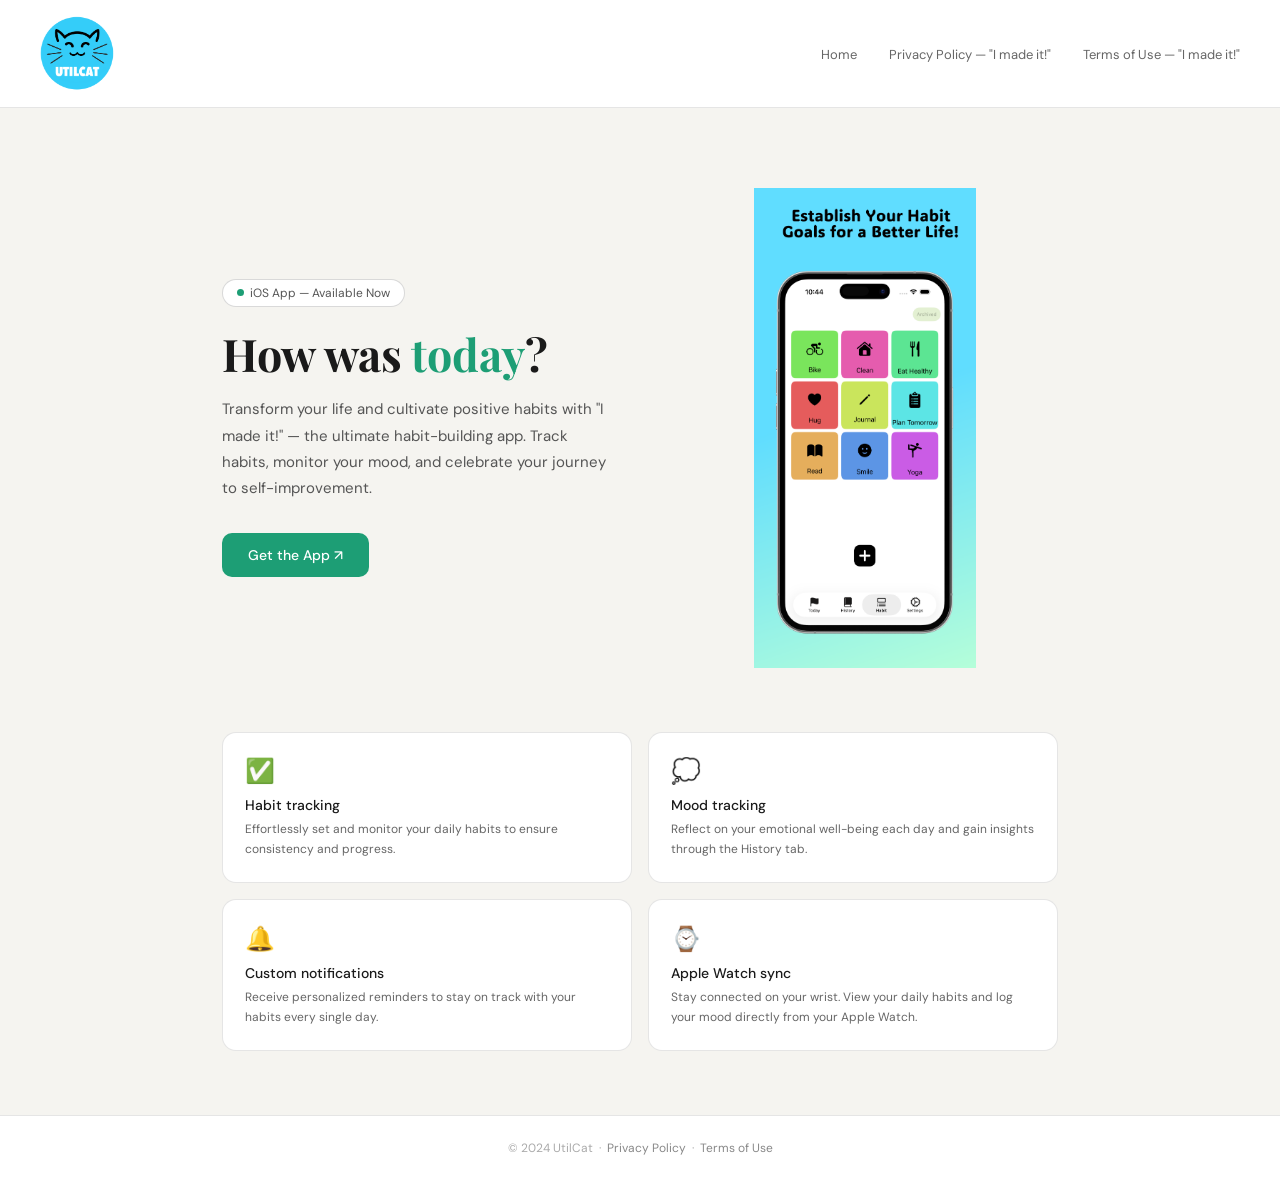
<file: index.html>
<!DOCTYPE html>
<html lang="ko">
<head>
  <meta charset="UTF-8">
  <meta name="viewport" content="width=device-width, initial-scale=1.0">
  <title>UtilCat</title>
  <link rel="preconnect" href="https://fonts.googleapis.com">
  <link href="https://fonts.googleapis.com/css2?family=Playfair+Display:wght@400;700&family=DM+Sans:wght@300;400;500&display=swap" rel="stylesheet">
  <link rel="stylesheet" href="css/style.css">
</head>
<body>

  <!-- NAV -->
  <nav>
    <a href="index.html" class="logo">
      <!-- PLACEHOLDER: swap this div for <img src="logo.png" alt="UtilCat" width="36" height="36" style="border-radius:8px"> -->
      <img src="img/logo.png" alt="utilcat" style="width:100%; max-height:75px; object-fit:contain;">
    </a>
    <ul class="nav-links">
      <li><a href="index.html">Home</a></li>
      <li><a href="i-made-it-privacy-policy/">Privacy Policy — "I made it!"</a></li>
      <li><a href="terms-of-use-i-made-it/">Terms of Use — "I made it!"</a></li>
    </ul>
  </nav>

  <!-- HERO -->
  <section class="hero">
    <div class="hero-text">
      <div class="badge">
        <span class="badge-dot"></span>
        iOS App — Available Now
      </div>
      <h1>How was <span>today</span>?</h1>
      <p>
        Transform your life and cultivate positive habits with "I made it!" —
        the ultimate habit-building app. Track habits, monitor your mood,
        and celebrate your journey to self-improvement.
      </p>
      <a class="cta-btn" href="https://apps.apple.com/us/app/i-made-it/id6443838431">Get the App ↗</a>
    </div>

    <!-- App Screenshot -->
    <img src="img/screenshot1.png" alt="I made it! app" style="border-radius:24px; width:100%; max-height:480px; object-fit:contain;">
  </section>

  <!-- FEATURES -->
  <section class="features">
    <div class="feature-card">
      <div class="feat-icon">✅</div>
      <div class="feat-title">Habit tracking</div>
      <div class="feat-desc">Effortlessly set and monitor your daily habits to ensure consistency and progress.</div>
    </div>
    <div class="feature-card">
      <div class="feat-icon">💭</div>
      <div class="feat-title">Mood tracking</div>
      <div class="feat-desc">Reflect on your emotional well-being each day and gain insights through the History tab.</div>
    </div>
    <div class="feature-card">
      <div class="feat-icon">🔔</div>
      <div class="feat-title">Custom notifications</div>
      <div class="feat-desc">Receive personalized reminders to stay on track with your habits every single day.</div>
    </div>
    <div class="feature-card">
      <div class="feat-icon">⌚</div>
      <div class="feat-title">Apple Watch sync</div>
      <div class="feat-desc">Stay connected on your wrist. View your daily habits and log your mood directly from your Apple Watch.</div>
    </div>
  </section>

  <!-- FOOTER -->
  <footer>
    © 2024 UtilCat &nbsp;·&nbsp;
    <a href="i-made-it-privacy-policy/">Privacy Policy</a> &nbsp;·&nbsp;
    <a href="terms-of-use-i-made-it/">Terms of Use</a>
  </footer>

</body>
</html>
</file>
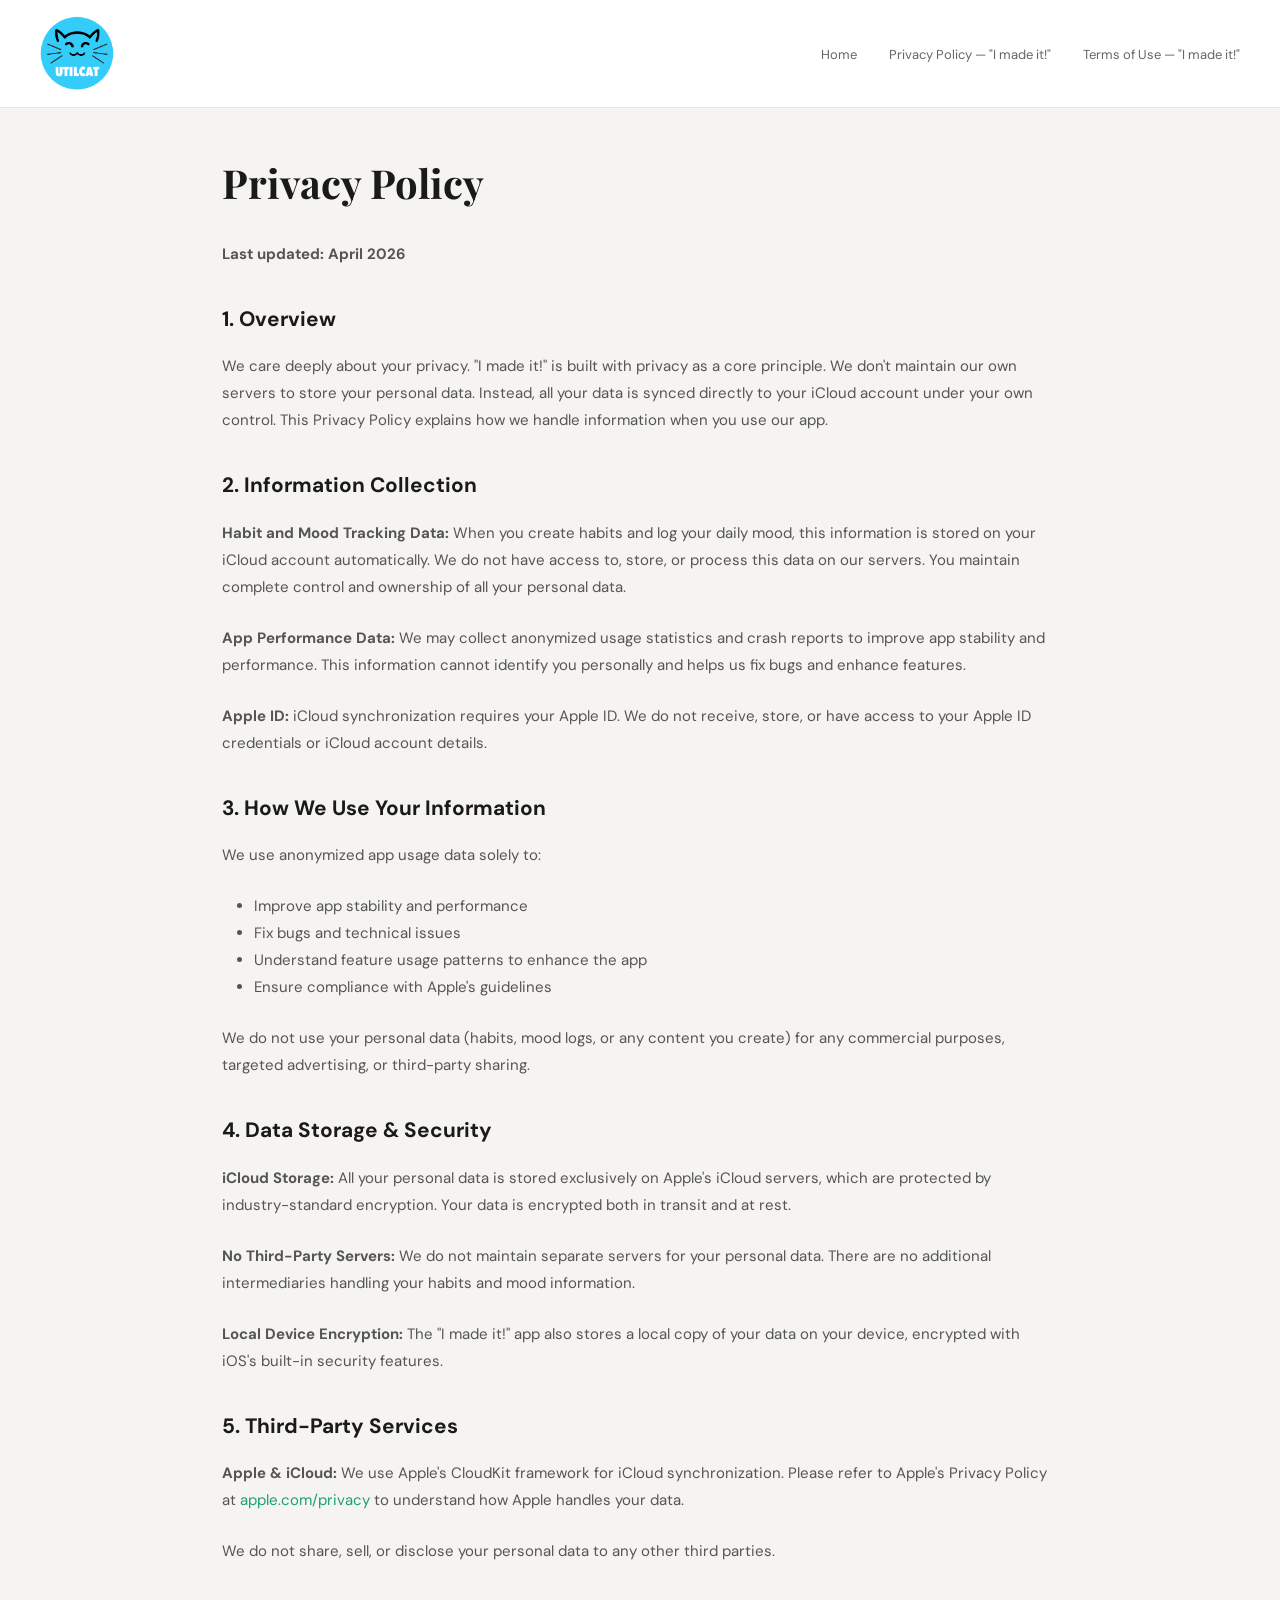
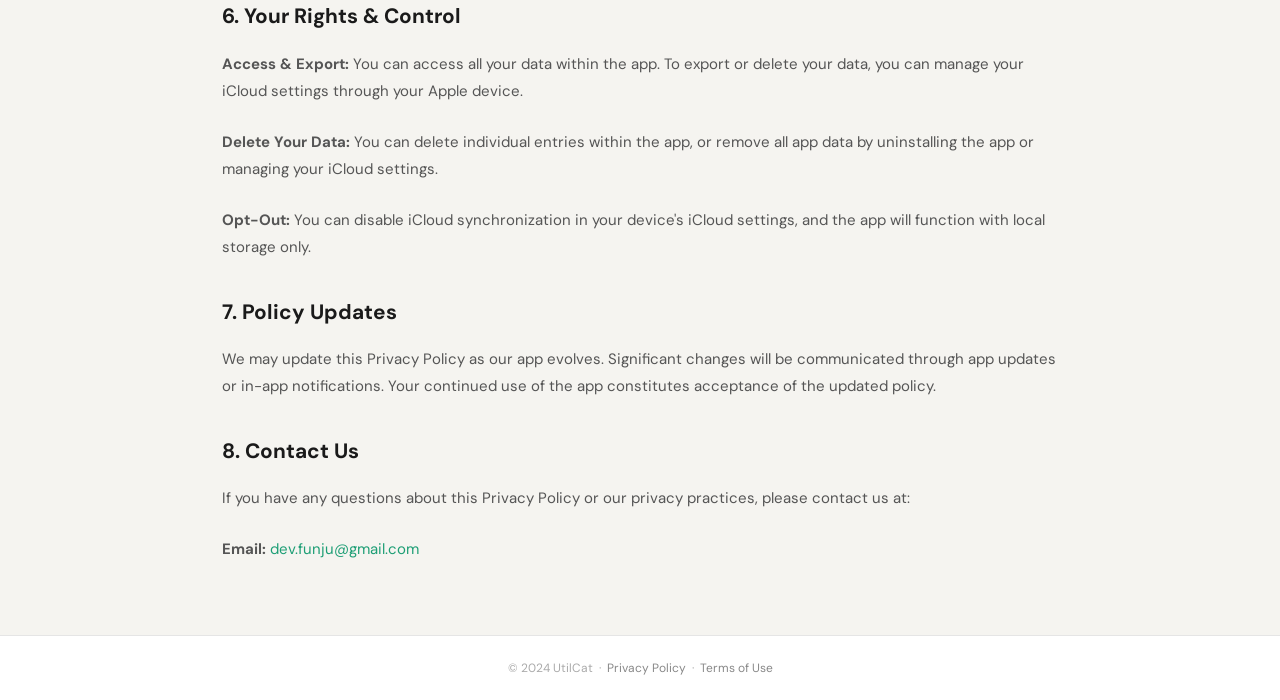
<file: i-made-it-privacy-policy/index.html>
<!DOCTYPE html>
<html lang="ko">
<head>
  <meta charset="UTF-8">
  <meta name="viewport" content="width=device-width, initial-scale=1.0">
  <title>Privacy Policy — UtilCat</title>
  <link rel="preconnect" href="https://fonts.googleapis.com">
  <link href="https://fonts.googleapis.com/css2?family=Playfair+Display:wght@400;700&family=DM+Sans:wght@300;400;500&display=swap" rel="stylesheet">
  <link rel="stylesheet" href="../../css/style.css">
</head>
<body>

  <!-- NAV -->
  <nav>
    <a href="../../index.html" class="logo">
      <img src="../../img/logo.png" alt="utilcat" style="width:100%; max-height:75px; object-fit:contain;">
    </a>
    <ul class="nav-links">
      <li><a href="../../index.html">Home</a></li>
      <li><a href="#">Privacy Policy — "I made it!"</a></li>
      <li><a href="../../terms-of-use-i-made-it/">Terms of Use — "I made it!"</a></li>
    </ul>
  </nav>

  <!-- PRIVACY POLICY CONTENT -->
  <section style="max-width: 900px; margin: 0 auto; padding: 3rem 2rem;">
    <h1 style="font-family: 'Playfair Display', serif; font-size: 2.5rem; margin-bottom: 2rem; color: #1a1a1a;">Privacy Policy</h1>
    
    <div style="line-height: 1.8; color: #555; font-size: 15px;">
      <p style="margin-bottom: 1.5rem;">
        <strong>Last updated: April 2026</strong>
      </p>
      
      <h2 style="font-size: 1.3rem; margin-top: 2rem; margin-bottom: 1rem; color: #1a1a1a;">1. Overview</h2>
      <p style="margin-bottom: 1.5rem;">
        We care deeply about your privacy. "I made it!" is built with privacy as a core principle. We don't maintain our own servers to store your personal data. Instead, all your data is synced directly to your iCloud account under your own control. This Privacy Policy explains how we handle information when you use our app.
      </p>
      
      <h2 style="font-size: 1.3rem; margin-top: 2rem; margin-bottom: 1rem; color: #1a1a1a;">2. Information Collection</h2>
      <p style="margin-bottom: 1.5rem;">
        <strong>Habit and Mood Tracking Data:</strong> When you create habits and log your daily mood, this information is stored on your iCloud account automatically. We do not have access to, store, or process this data on our servers. You maintain complete control and ownership of all your personal data.
      </p>
      <p style="margin-bottom: 1.5rem;">
        <strong>App Performance Data:</strong> We may collect anonymized usage statistics and crash reports to improve app stability and performance. This information cannot identify you personally and helps us fix bugs and enhance features.
      </p>
      <p style="margin-bottom: 1.5rem;">
        <strong>Apple ID:</strong> iCloud synchronization requires your Apple ID. We do not receive, store, or have access to your Apple ID credentials or iCloud account details.
      </p>
      
      <h2 style="font-size: 1.3rem; margin-top: 2rem; margin-bottom: 1rem; color: #1a1a1a;">3. How We Use Your Information</h2>
      <p style="margin-bottom: 1.5rem;">
        We use anonymized app usage data solely to:
      </p>
      <ul style="margin-left: 2rem; margin-bottom: 1.5rem;">
        <li>Improve app stability and performance</li>
        <li>Fix bugs and technical issues</li>
        <li>Understand feature usage patterns to enhance the app</li>
        <li>Ensure compliance with Apple's guidelines</li>
      </ul>
      <p style="margin-bottom: 1.5rem;">
        We do not use your personal data (habits, mood logs, or any content you create) for any commercial purposes, targeted advertising, or third-party sharing.
      </p>
      
      <h2 style="font-size: 1.3rem; margin-top: 2rem; margin-bottom: 1rem; color: #1a1a1a;">4. Data Storage & Security</h2>
      <p style="margin-bottom: 1.5rem;">
        <strong>iCloud Storage:</strong> All your personal data is stored exclusively on Apple's iCloud servers, which are protected by industry-standard encryption. Your data is encrypted both in transit and at rest.
      </p>
      <p style="margin-bottom: 1.5rem;">
        <strong>No Third-Party Servers:</strong> We do not maintain separate servers for your personal data. There are no additional intermediaries handling your habits and mood information.
      </p>
      <p style="margin-bottom: 1.5rem;">
        <strong>Local Device Encryption:</strong> The "I made it!" app also stores a local copy of your data on your device, encrypted with iOS's built-in security features.
      </p>
      
      <h2 style="font-size: 1.3rem; margin-top: 2rem; margin-bottom: 1rem; color: #1a1a1a;">5. Third-Party Services</h2>
      <p style="margin-bottom: 1.5rem;">
        <strong>Apple & iCloud:</strong> We use Apple's CloudKit framework for iCloud synchronization. Please refer to Apple's Privacy Policy at <a href="https://www.apple.com/privacy/" style="color: #1D9E75; text-decoration: none;">apple.com/privacy</a> to understand how Apple handles your data.
      </p>
      <p style="margin-bottom: 1.5rem;">
        We do not share, sell, or disclose your personal data to any other third parties.
      </p>
      
      <h2 style="font-size: 1.3rem; margin-top: 2rem; margin-bottom: 1rem; color: #1a1a1a;">6. Your Rights & Control</h2>
      <p style="margin-bottom: 1.5rem;">
        <strong>Access & Export:</strong> You can access all your data within the app. To export or delete your data, you can manage your iCloud settings through your Apple device.
      </p>
      <p style="margin-bottom: 1.5rem;">
        <strong>Delete Your Data:</strong> You can delete individual entries within the app, or remove all app data by uninstalling the app or managing your iCloud settings.
      </p>
      <p style="margin-bottom: 1.5rem;">
        <strong>Opt-Out:</strong> You can disable iCloud synchronization in your device's iCloud settings, and the app will function with local storage only.
      </p>
      
      <h2 style="font-size: 1.3rem; margin-top: 2rem; margin-bottom: 1rem; color: #1a1a1a;">7. Policy Updates</h2>
      <p style="margin-bottom: 1.5rem;">
        We may update this Privacy Policy as our app evolves. Significant changes will be communicated through app updates or in-app notifications. Your continued use of the app constitutes acceptance of the updated policy.
      </p>
      
      <h2 style="font-size: 1.3rem; margin-top: 2rem; margin-bottom: 1rem; color: #1a1a1a;">8. Contact Us</h2>
      <p style="margin-bottom: 1.5rem;">
        If you have any questions about this Privacy Policy or our privacy practices, please contact us at:
      </p>
      <p style="margin-bottom: 1.5rem;">
        <strong>Email:</strong> <a href="mailto:dev.funju@gmail.com" style="color: #1D9E75; text-decoration: none;">dev.funju@gmail.com</a>
      </p>
    </div>
  </section>

  <!-- FOOTER -->
  <footer>
    © 2024 UtilCat &nbsp;·&nbsp;
    <a href="#">Privacy Policy</a> &nbsp;·&nbsp;
    <a href="../../terms-of-use-i-made-it/">Terms of Use</a>
  </footer>

</body>
</html>
</file>
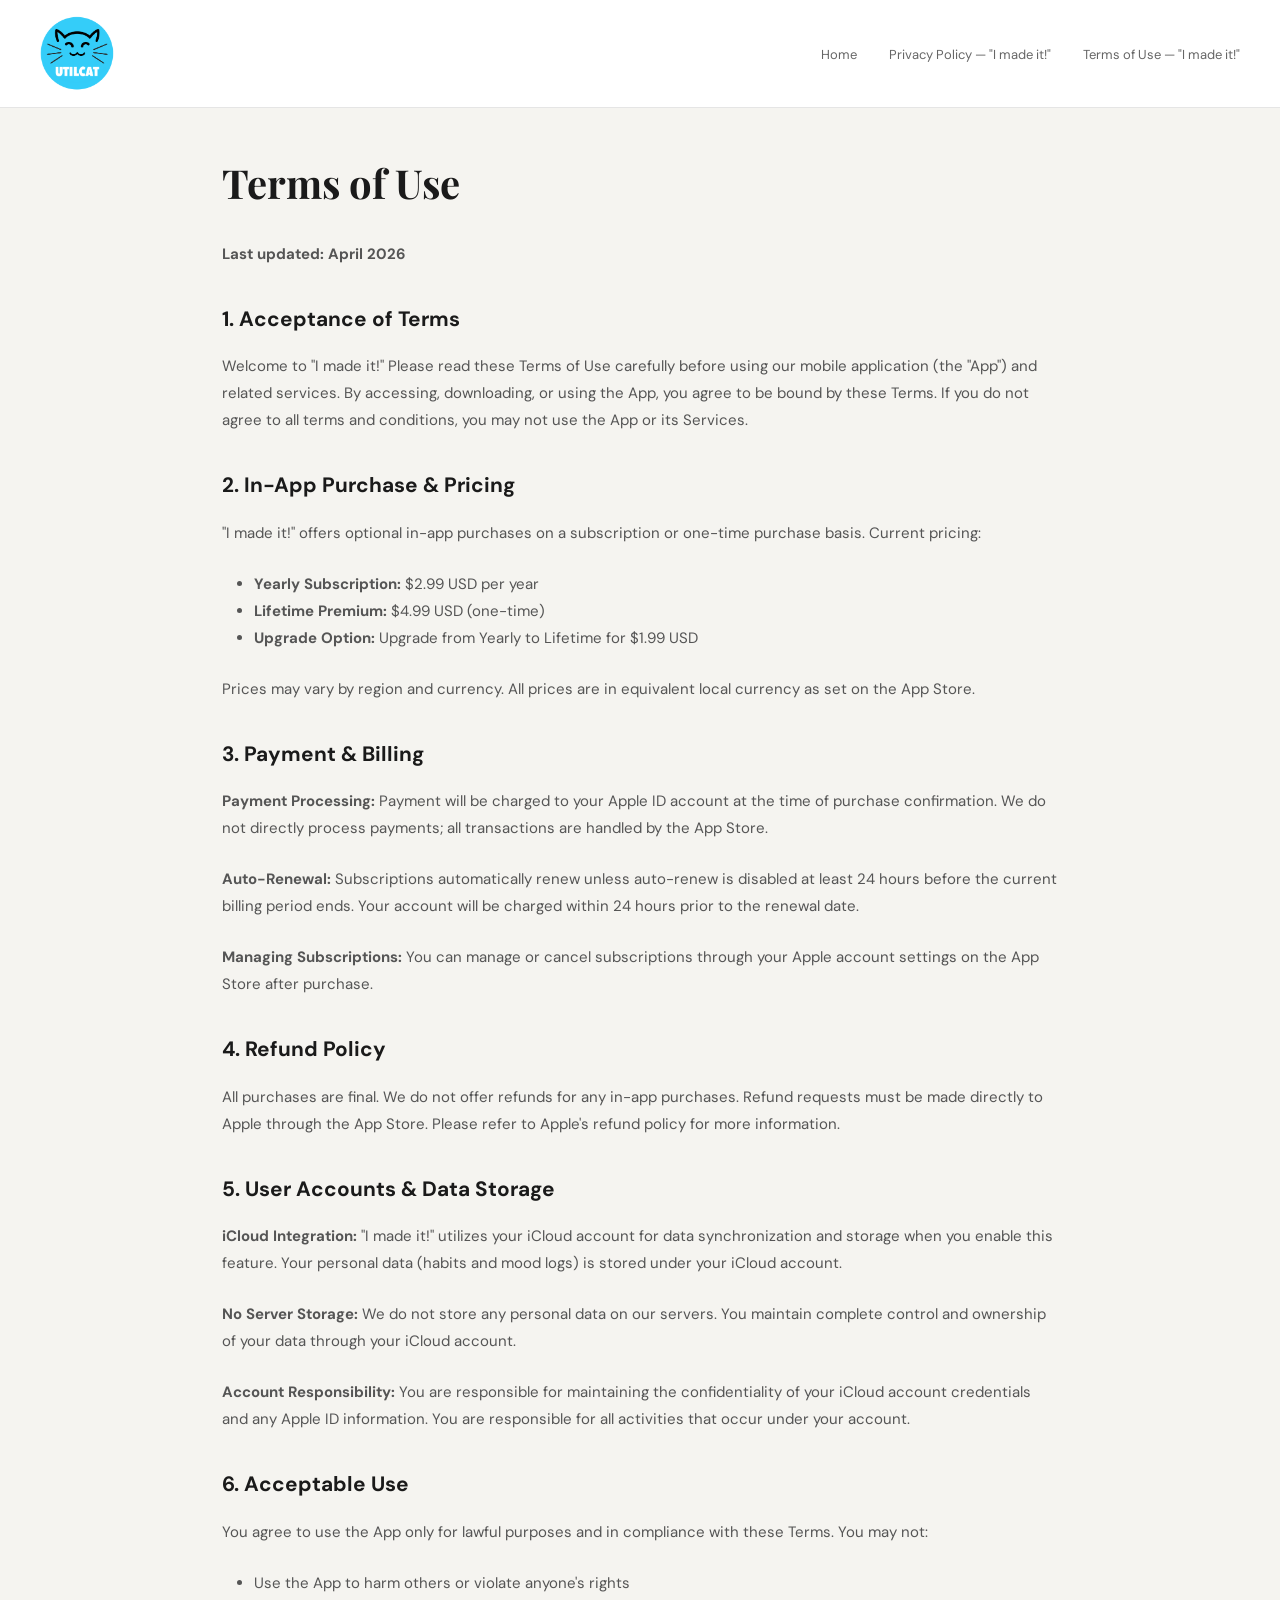
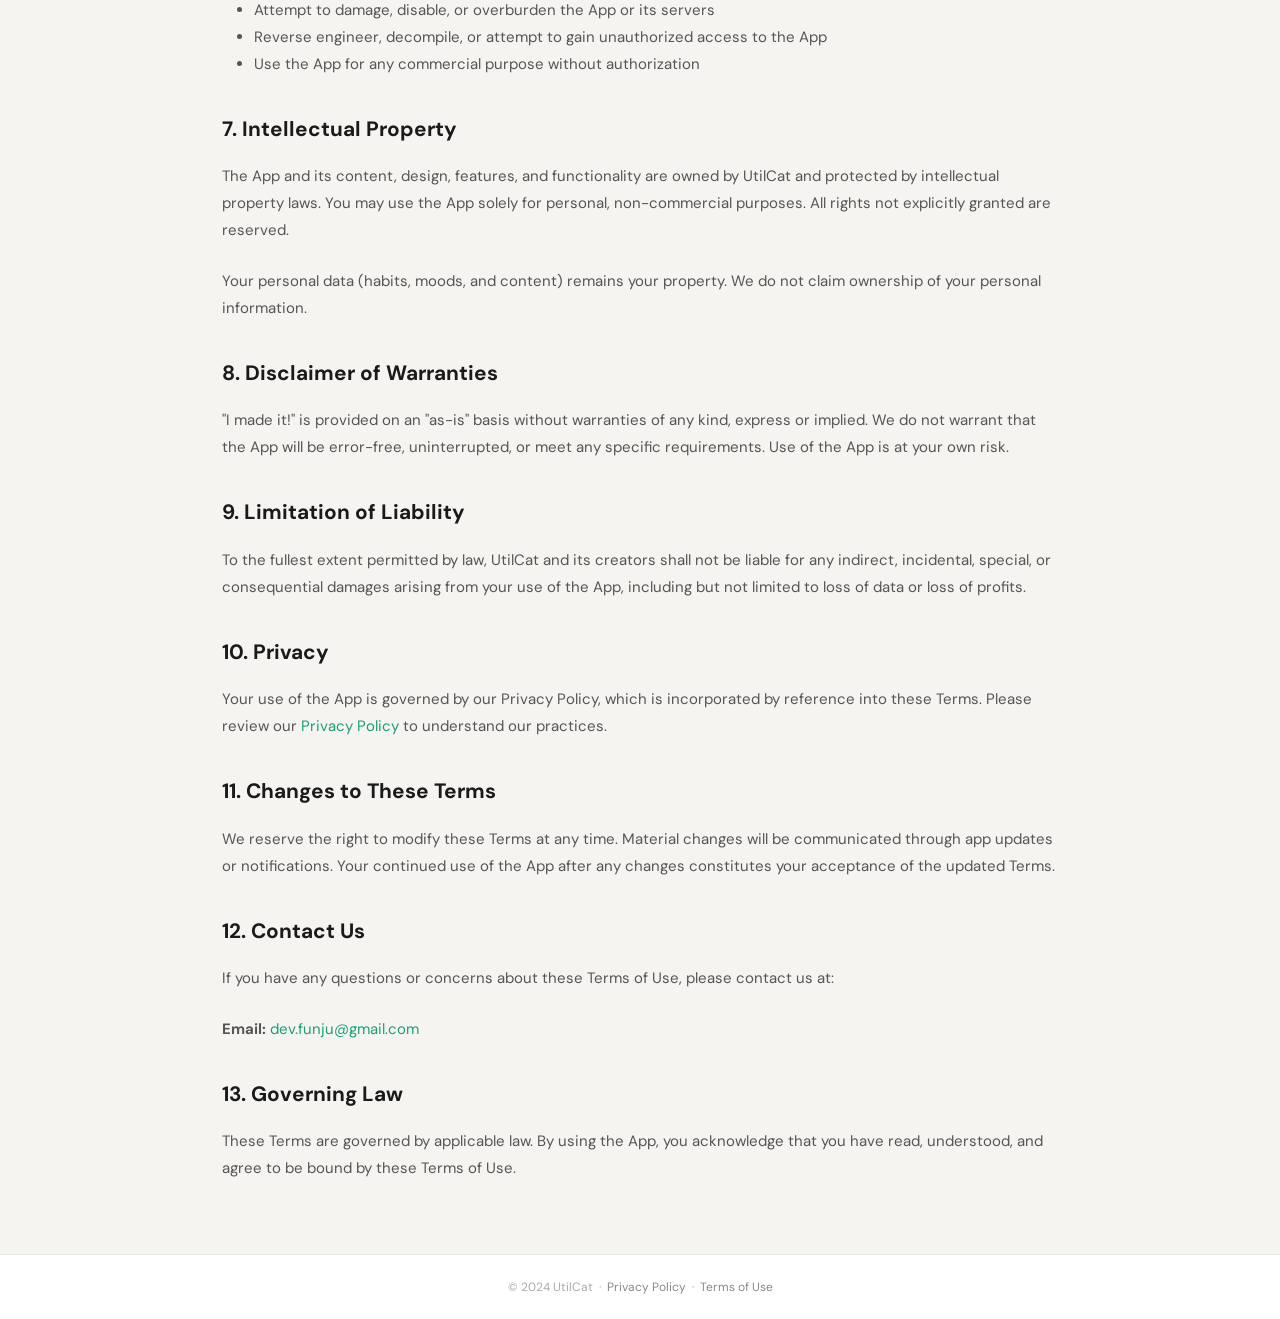
<file: terms-of-use-i-made-it/index.html>
<!DOCTYPE html>
<html lang="ko">
<head>
  <meta charset="UTF-8">
  <meta name="viewport" content="width=device-width, initial-scale=1.0">
  <title>Terms of Use — UtilCat</title>
  <link rel="preconnect" href="https://fonts.googleapis.com">
  <link href="https://fonts.googleapis.com/css2?family=Playfair+Display:wght@400;700&family=DM+Sans:wght@300;400;500&display=swap" rel="stylesheet">
  <link rel="stylesheet" href="../../css/style.css">
</head>
<body>

  <!-- NAV -->
  <nav>
    <a href="../../index.html" class="logo">
      <img src="../../img/logo.png" alt="utilcat" style="width:100%; max-height:75px; object-fit:contain;">
    </a>
    <ul class="nav-links">
      <li><a href="../../index.html">Home</a></li>
      <li><a href="../../i-made-it-privacy-policy/">Privacy Policy — "I made it!"</a></li>
      <li><a href="#">Terms of Use — "I made it!"</a></li>
    </ul>
  </nav>

  <!-- TERMS OF USE CONTENT -->
  <section style="max-width: 900px; margin: 0 auto; padding: 3rem 2rem;">
    <h1 style="font-family: 'Playfair Display', serif; font-size: 2.5rem; margin-bottom: 2rem; color: #1a1a1a;">Terms of Use</h1>
    
    <div style="line-height: 1.8; color: #555; font-size: 15px;">
      <p style="margin-bottom: 1.5rem;">
        <strong>Last updated: April 2026</strong>
      </p>
      
      <h2 style="font-size: 1.3rem; margin-top: 2rem; margin-bottom: 1rem; color: #1a1a1a;">1. Acceptance of Terms</h2>
      <p style="margin-bottom: 1.5rem;">
        Welcome to "I made it!" Please read these Terms of Use carefully before using our mobile application (the "App") and related services. By accessing, downloading, or using the App, you agree to be bound by these Terms. If you do not agree to all terms and conditions, you may not use the App or its Services.
      </p>
      
      <h2 style="font-size: 1.3rem; margin-top: 2rem; margin-bottom: 1rem; color: #1a1a1a;">2. In-App Purchase & Pricing</h2>
      <p style="margin-bottom: 1.5rem;">
        "I made it!" offers optional in-app purchases on a subscription or one-time purchase basis. Current pricing:
      </p>
      <ul style="margin-left: 2rem; margin-bottom: 1.5rem;">
        <li><strong>Yearly Subscription:</strong> $2.99 USD per year</li>
        <li><strong>Lifetime Premium:</strong> $4.99 USD (one-time)</li>
        <li><strong>Upgrade Option:</strong> Upgrade from Yearly to Lifetime for $1.99 USD</li>
      </ul>
      <p style="margin-bottom: 1.5rem;">
        Prices may vary by region and currency. All prices are in equivalent local currency as set on the App Store.
      </p>
      
      <h2 style="font-size: 1.3rem; margin-top: 2rem; margin-bottom: 1rem; color: #1a1a1a;">3. Payment & Billing</h2>
      <p style="margin-bottom: 1.5rem;">
        <strong>Payment Processing:</strong> Payment will be charged to your Apple ID account at the time of purchase confirmation. We do not directly process payments; all transactions are handled by the App Store.
      </p>
      <p style="margin-bottom: 1.5rem;">
        <strong>Auto-Renewal:</strong> Subscriptions automatically renew unless auto-renew is disabled at least 24 hours before the current billing period ends. Your account will be charged within 24 hours prior to the renewal date.
      </p>
      <p style="margin-bottom: 1.5rem;">
        <strong>Managing Subscriptions:</strong> You can manage or cancel subscriptions through your Apple account settings on the App Store after purchase.
      </p>
      
      <h2 style="font-size: 1.3rem; margin-top: 2rem; margin-bottom: 1rem; color: #1a1a1a;">4. Refund Policy</h2>
      <p style="margin-bottom: 1.5rem;">
        All purchases are final. We do not offer refunds for any in-app purchases. Refund requests must be made directly to Apple through the App Store. Please refer to Apple's refund policy for more information.
      </p>
      
      <h2 style="font-size: 1.3rem; margin-top: 2rem; margin-bottom: 1rem; color: #1a1a1a;">5. User Accounts & Data Storage</h2>
      <p style="margin-bottom: 1.5rem;">
        <strong>iCloud Integration:</strong> "I made it!" utilizes your iCloud account for data synchronization and storage when you enable this feature. Your personal data (habits and mood logs) is stored under your iCloud account.
      </p>
      <p style="margin-bottom: 1.5rem;">
        <strong>No Server Storage:</strong> We do not store any personal data on our servers. You maintain complete control and ownership of your data through your iCloud account.
      </p>
      <p style="margin-bottom: 1.5rem;">
        <strong>Account Responsibility:</strong> You are responsible for maintaining the confidentiality of your iCloud account credentials and any Apple ID information. You are responsible for all activities that occur under your account.
      </p>
      
      <h2 style="font-size: 1.3rem; margin-top: 2rem; margin-bottom: 1rem; color: #1a1a1a;">6. Acceptable Use</h2>
      <p style="margin-bottom: 1.5rem;">
        You agree to use the App only for lawful purposes and in compliance with these Terms. You may not:
      </p>
      <ul style="margin-left: 2rem; margin-bottom: 1.5rem;">
        <li>Use the App to harm others or violate anyone's rights</li>
        <li>Attempt to damage, disable, or overburden the App or its servers</li>
        <li>Reverse engineer, decompile, or attempt to gain unauthorized access to the App</li>
        <li>Use the App for any commercial purpose without authorization</li>
      </ul>
      
      <h2 style="font-size: 1.3rem; margin-top: 2rem; margin-bottom: 1rem; color: #1a1a1a;">7. Intellectual Property</h2>
      <p style="margin-bottom: 1.5rem;">
        The App and its content, design, features, and functionality are owned by UtilCat and protected by intellectual property laws. You may use the App solely for personal, non-commercial purposes. All rights not explicitly granted are reserved.
      </p>
      <p style="margin-bottom: 1.5rem;">
        Your personal data (habits, moods, and content) remains your property. We do not claim ownership of your personal information.
      </p>
      
      <h2 style="font-size: 1.3rem; margin-top: 2rem; margin-bottom: 1rem; color: #1a1a1a;">8. Disclaimer of Warranties</h2>
      <p style="margin-bottom: 1.5rem;">
        "I made it!" is provided on an "as-is" basis without warranties of any kind, express or implied. We do not warrant that the App will be error-free, uninterrupted, or meet any specific requirements. Use of the App is at your own risk.
      </p>
      
      <h2 style="font-size: 1.3rem; margin-top: 2rem; margin-bottom: 1rem; color: #1a1a1a;">9. Limitation of Liability</h2>
      <p style="margin-bottom: 1.5rem;">
        To the fullest extent permitted by law, UtilCat and its creators shall not be liable for any indirect, incidental, special, or consequential damages arising from your use of the App, including but not limited to loss of data or loss of profits.
      </p>
      
      <h2 style="font-size: 1.3rem; margin-top: 2rem; margin-bottom: 1rem; color: #1a1a1a;">10. Privacy</h2>
      <p style="margin-bottom: 1.5rem;">
        Your use of the App is governed by our Privacy Policy, which is incorporated by reference into these Terms. Please review our <a href="../../i-made-it-privacy-policy/" style="color: #1D9E75; text-decoration: none;">Privacy Policy</a> to understand our practices.
      </p>
      
      <h2 style="font-size: 1.3rem; margin-top: 2rem; margin-bottom: 1rem; color: #1a1a1a;">11. Changes to These Terms</h2>
      <p style="margin-bottom: 1.5rem;">
        We reserve the right to modify these Terms at any time. Material changes will be communicated through app updates or notifications. Your continued use of the App after any changes constitutes your acceptance of the updated Terms.
      </p>
      
      <h2 style="font-size: 1.3rem; margin-top: 2rem; margin-bottom: 1rem; color: #1a1a1a;">12. Contact Us</h2>
      <p style="margin-bottom: 1.5rem;">
        If you have any questions or concerns about these Terms of Use, please contact us at:
      </p>
      <p style="margin-bottom: 1.5rem;">
        <strong>Email:</strong> <a href="mailto:dev.funju@gmail.com" style="color: #1D9E75; text-decoration: none;">dev.funju@gmail.com</a>
      </p>
      
      <h2 style="font-size: 1.3rem; margin-top: 2rem; margin-bottom: 1rem; color: #1a1a1a;">13. Governing Law</h2>
      <p style="margin-bottom: 1.5rem;">
        These Terms are governed by applicable law. By using the App, you acknowledge that you have read, understood, and agree to be bound by these Terms of Use.
      </p>
    </div>
  </section>

  <!-- FOOTER -->
  <footer>
    © 2024 UtilCat &nbsp;·&nbsp;
    <a href="../../i-made-it-privacy-policy/">Privacy Policy</a> &nbsp;·&nbsp;
    <a href="#">Terms of Use</a>
  </footer>

</body>
</html>
</file>
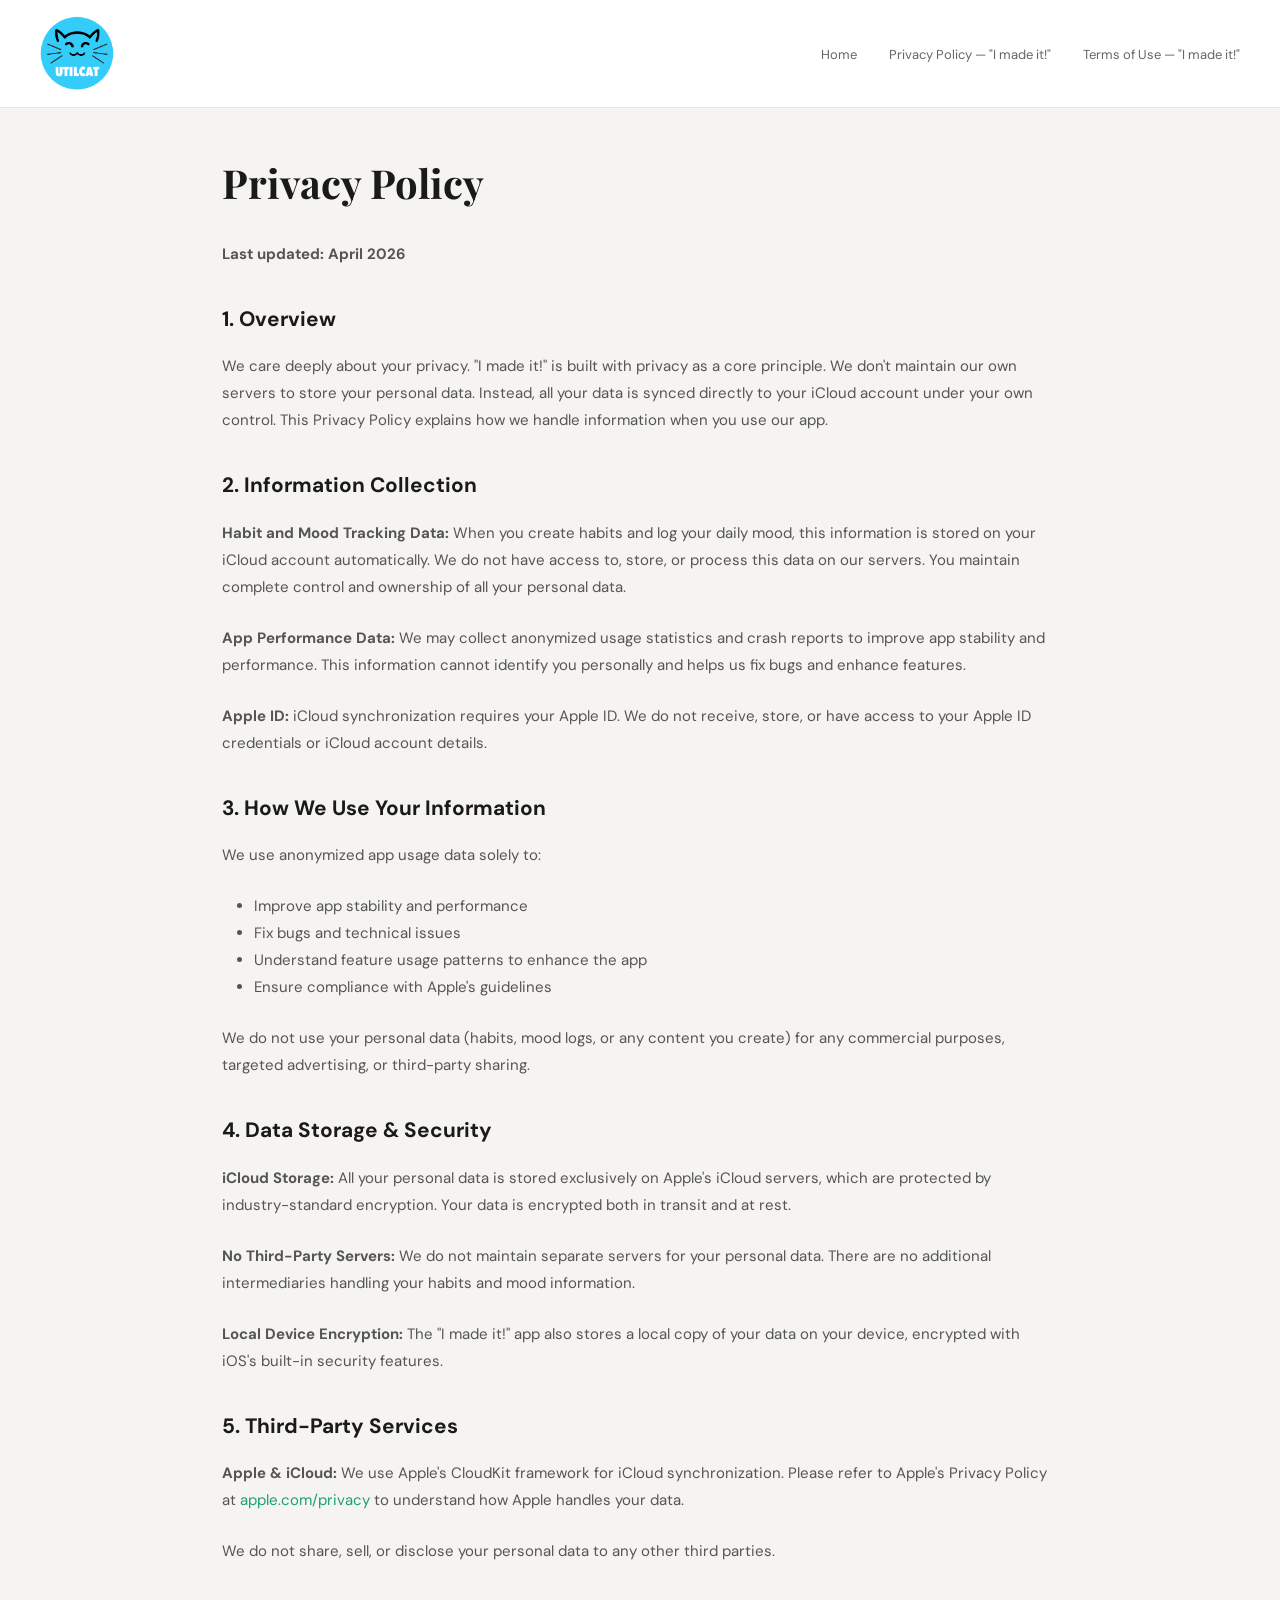
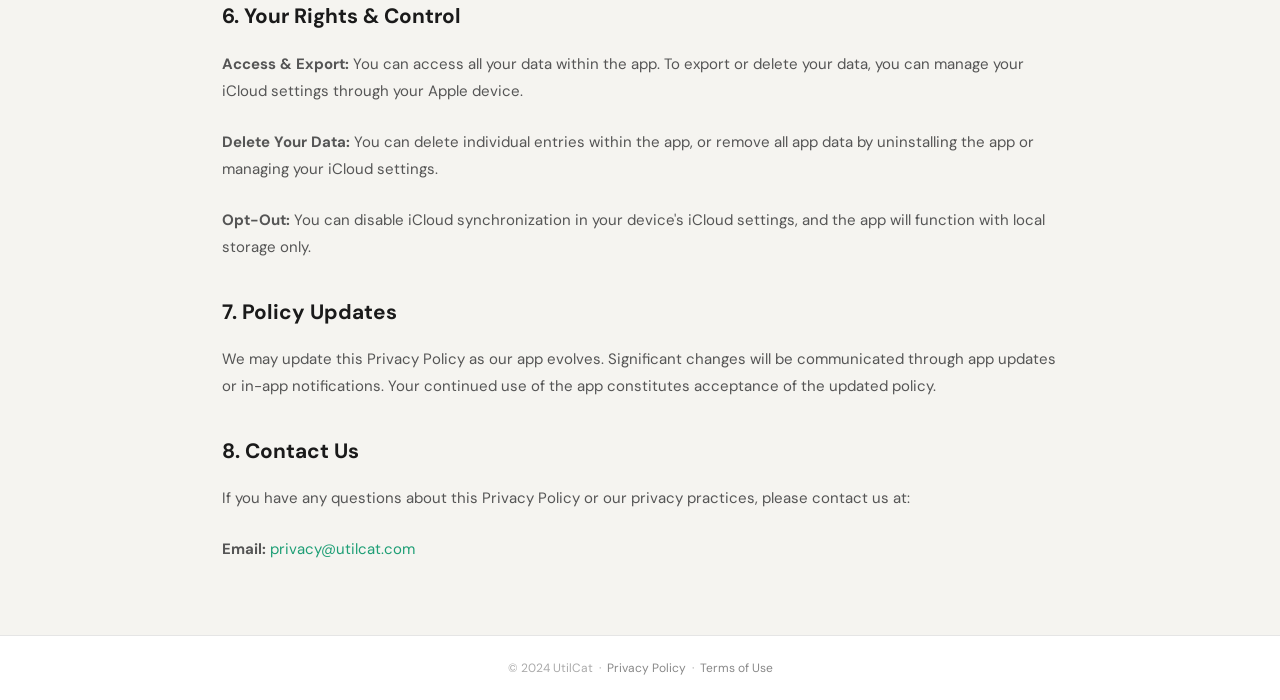
<file: privacy.html>
<!DOCTYPE html>
<html lang="ko">
<head>
  <meta charset="UTF-8">
  <meta name="viewport" content="width=device-width, initial-scale=1.0">
  <title>Privacy Policy — UtilCat</title>
  <link rel="preconnect" href="https://fonts.googleapis.com">
  <link href="https://fonts.googleapis.com/css2?family=Playfair+Display:wght@400;700&family=DM+Sans:wght@300;400;500&display=swap" rel="stylesheet">
  <link rel="stylesheet" href="css/style.css">
</head>
<body>

  <!-- NAV -->
  <nav>
    <a href="index.html" class="logo">
      <img src="img/logo.png" alt="utilcat" style="width:100%; max-height:75px; object-fit:contain;">
    </a>
    <ul class="nav-links">
      <li><a href="index.html">Home</a></li>
      <li><a href="privacy.html">Privacy Policy — "I made it!"</a></li>
      <li><a href="terms.html">Terms of Use — "I made it!"</a></li>
    </ul>
  </nav>

  <!-- PRIVACY POLICY CONTENT -->
  <section style="max-width: 900px; margin: 0 auto; padding: 3rem 2rem;">
    <h1 style="font-family: 'Playfair Display', serif; font-size: 2.5rem; margin-bottom: 2rem; color: #1a1a1a;">Privacy Policy</h1>
    
    <div style="line-height: 1.8; color: #555; font-size: 15px;">
      <p style="margin-bottom: 1.5rem;">
        <strong>Last updated: April 2026</strong>
      </p>
      
      <h2 style="font-size: 1.3rem; margin-top: 2rem; margin-bottom: 1rem; color: #1a1a1a;">1. Overview</h2>
      <p style="margin-bottom: 1.5rem;">
        We care deeply about your privacy. "I made it!" is built with privacy as a core principle. We don't maintain our own servers to store your personal data. Instead, all your data is synced directly to your iCloud account under your own control. This Privacy Policy explains how we handle information when you use our app.
      </p>
      
      <h2 style="font-size: 1.3rem; margin-top: 2rem; margin-bottom: 1rem; color: #1a1a1a;">2. Information Collection</h2>
      <p style="margin-bottom: 1.5rem;">
        <strong>Habit and Mood Tracking Data:</strong> When you create habits and log your daily mood, this information is stored on your iCloud account automatically. We do not have access to, store, or process this data on our servers. You maintain complete control and ownership of all your personal data.
      </p>
      <p style="margin-bottom: 1.5rem;">
        <strong>App Performance Data:</strong> We may collect anonymized usage statistics and crash reports to improve app stability and performance. This information cannot identify you personally and helps us fix bugs and enhance features.
      </p>
      <p style="margin-bottom: 1.5rem;">
        <strong>Apple ID:</strong> iCloud synchronization requires your Apple ID. We do not receive, store, or have access to your Apple ID credentials or iCloud account details.
      </p>
      
      <h2 style="font-size: 1.3rem; margin-top: 2rem; margin-bottom: 1rem; color: #1a1a1a;">3. How We Use Your Information</h2>
      <p style="margin-bottom: 1.5rem;">
        We use anonymized app usage data solely to:
      </p>
      <ul style="margin-left: 2rem; margin-bottom: 1.5rem;">
        <li>Improve app stability and performance</li>
        <li>Fix bugs and technical issues</li>
        <li>Understand feature usage patterns to enhance the app</li>
        <li>Ensure compliance with Apple's guidelines</li>
      </ul>
      <p style="margin-bottom: 1.5rem;">
        We do not use your personal data (habits, mood logs, or any content you create) for any commercial purposes, targeted advertising, or third-party sharing.
      </p>
      
      <h2 style="font-size: 1.3rem; margin-top: 2rem; margin-bottom: 1rem; color: #1a1a1a;">4. Data Storage & Security</h2>
      <p style="margin-bottom: 1.5rem;">
        <strong>iCloud Storage:</strong> All your personal data is stored exclusively on Apple's iCloud servers, which are protected by industry-standard encryption. Your data is encrypted both in transit and at rest.
      </p>
      <p style="margin-bottom: 1.5rem;">
        <strong>No Third-Party Servers:</strong> We do not maintain separate servers for your personal data. There are no additional intermediaries handling your habits and mood information.
      </p>
      <p style="margin-bottom: 1.5rem;">
        <strong>Local Device Encryption:</strong> The "I made it!" app also stores a local copy of your data on your device, encrypted with iOS's built-in security features.
      </p>
      
      <h2 style="font-size: 1.3rem; margin-top: 2rem; margin-bottom: 1rem; color: #1a1a1a;">5. Third-Party Services</h2>
      <p style="margin-bottom: 1.5rem;">
        <strong>Apple & iCloud:</strong> We use Apple's CloudKit framework for iCloud synchronization. Please refer to Apple's Privacy Policy at <a href="https://www.apple.com/privacy/" style="color: #1D9E75; text-decoration: none;">apple.com/privacy</a> to understand how Apple handles your data.
      </p>
      <p style="margin-bottom: 1.5rem;">
        We do not share, sell, or disclose your personal data to any other third parties.
      </p>
      
      <h2 style="font-size: 1.3rem; margin-top: 2rem; margin-bottom: 1rem; color: #1a1a1a;">6. Your Rights & Control</h2>
      <p style="margin-bottom: 1.5rem;">
        <strong>Access & Export:</strong> You can access all your data within the app. To export or delete your data, you can manage your iCloud settings through your Apple device.
      </p>
      <p style="margin-bottom: 1.5rem;">
        <strong>Delete Your Data:</strong> You can delete individual entries within the app, or remove all app data by uninstalling the app or managing your iCloud settings.
      </p>
      <p style="margin-bottom: 1.5rem;">
        <strong>Opt-Out:</strong> You can disable iCloud synchronization in your device's iCloud settings, and the app will function with local storage only.
      </p>
      
      <h2 style="font-size: 1.3rem; margin-top: 2rem; margin-bottom: 1rem; color: #1a1a1a;">7. Policy Updates</h2>
      <p style="margin-bottom: 1.5rem;">
        We may update this Privacy Policy as our app evolves. Significant changes will be communicated through app updates or in-app notifications. Your continued use of the app constitutes acceptance of the updated policy.
      </p>
      
      <h2 style="font-size: 1.3rem; margin-top: 2rem; margin-bottom: 1rem; color: #1a1a1a;">8. Contact Us</h2>
      <p style="margin-bottom: 1.5rem;">
        If you have any questions about this Privacy Policy or our privacy practices, please contact us at:
      </p>
      <p style="margin-bottom: 1.5rem;">
        <strong>Email:</strong> <a href="mailto:dev.funju@gmail.com" style="color: #1D9E75; text-decoration: none;">privacy@utilcat.com</a>
      </p>
    </div>
  </section>

  <!-- FOOTER -->
  <footer>
    © 2024 UtilCat &nbsp;·&nbsp;
    <a href="privacy.html">Privacy Policy</a> &nbsp;·&nbsp;
    <a href="terms.html">Terms of Use</a>
  </footer>

</body>
</html>
</file>
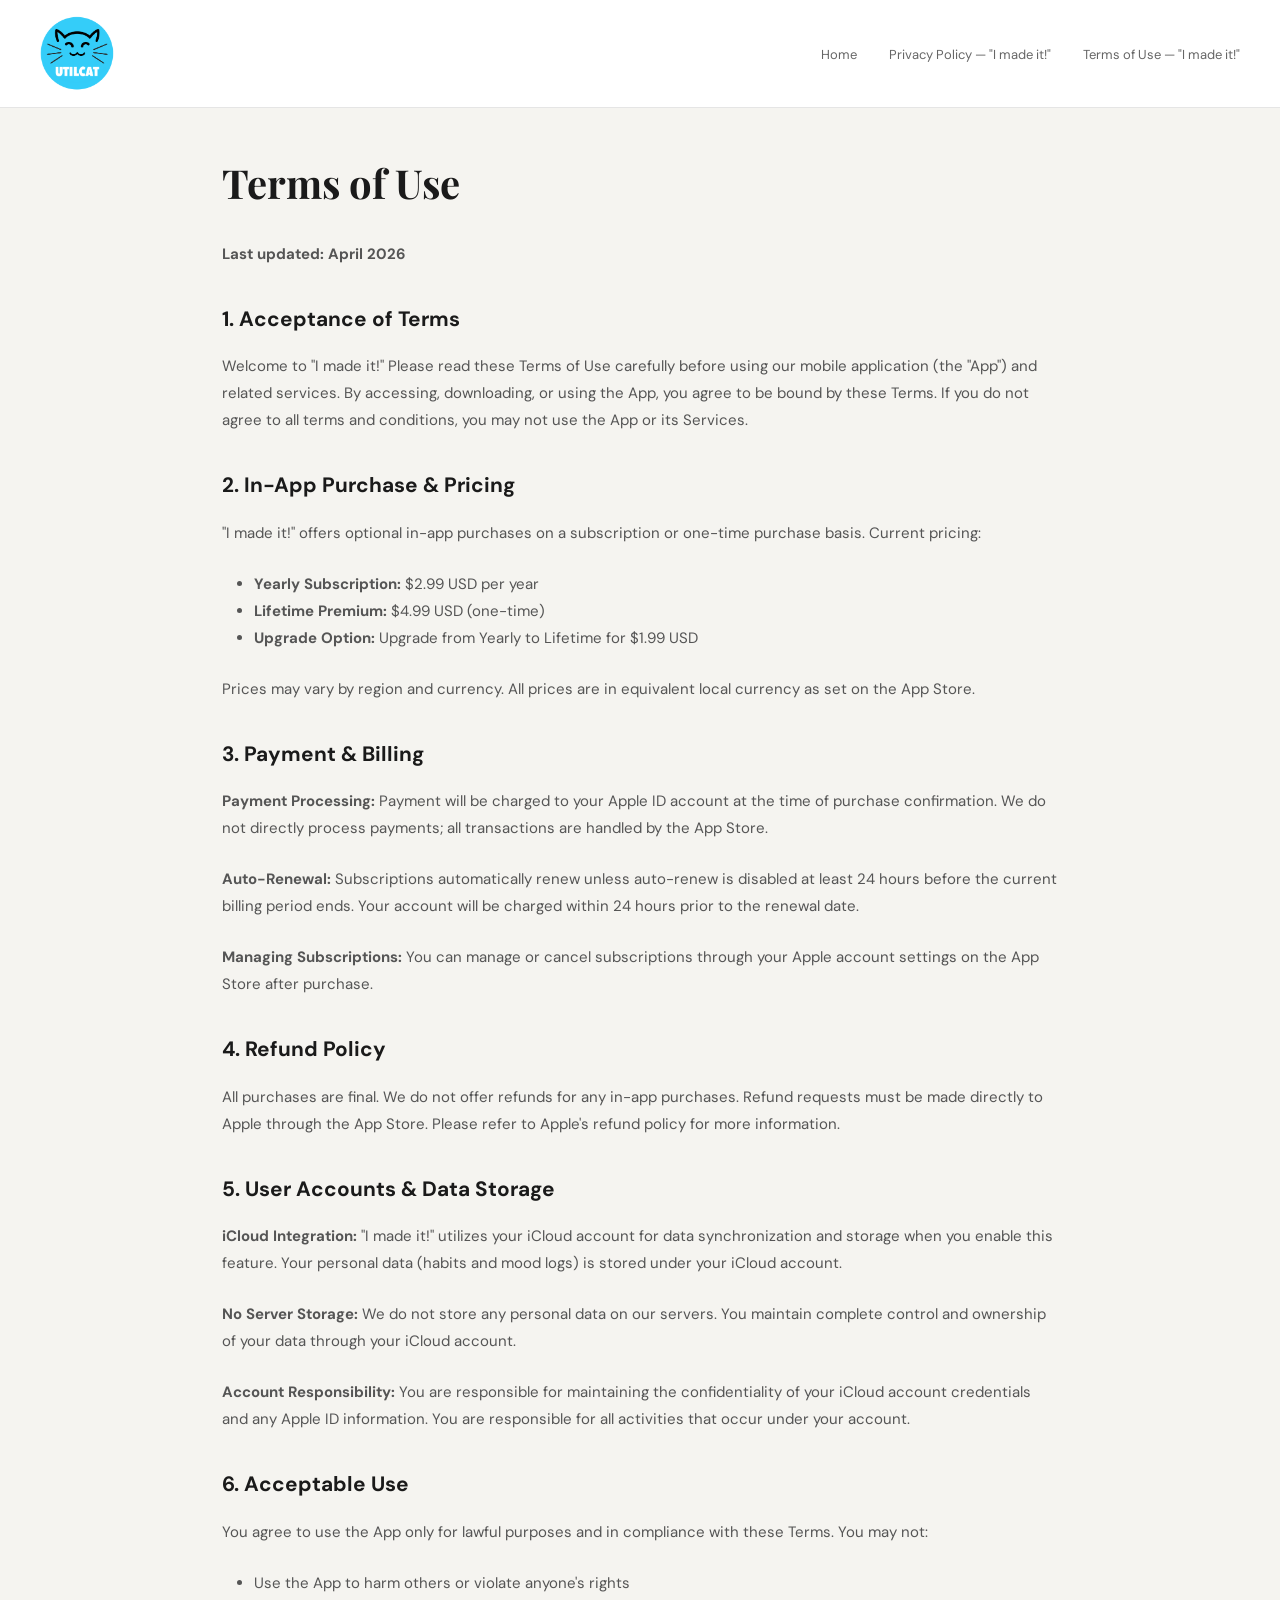
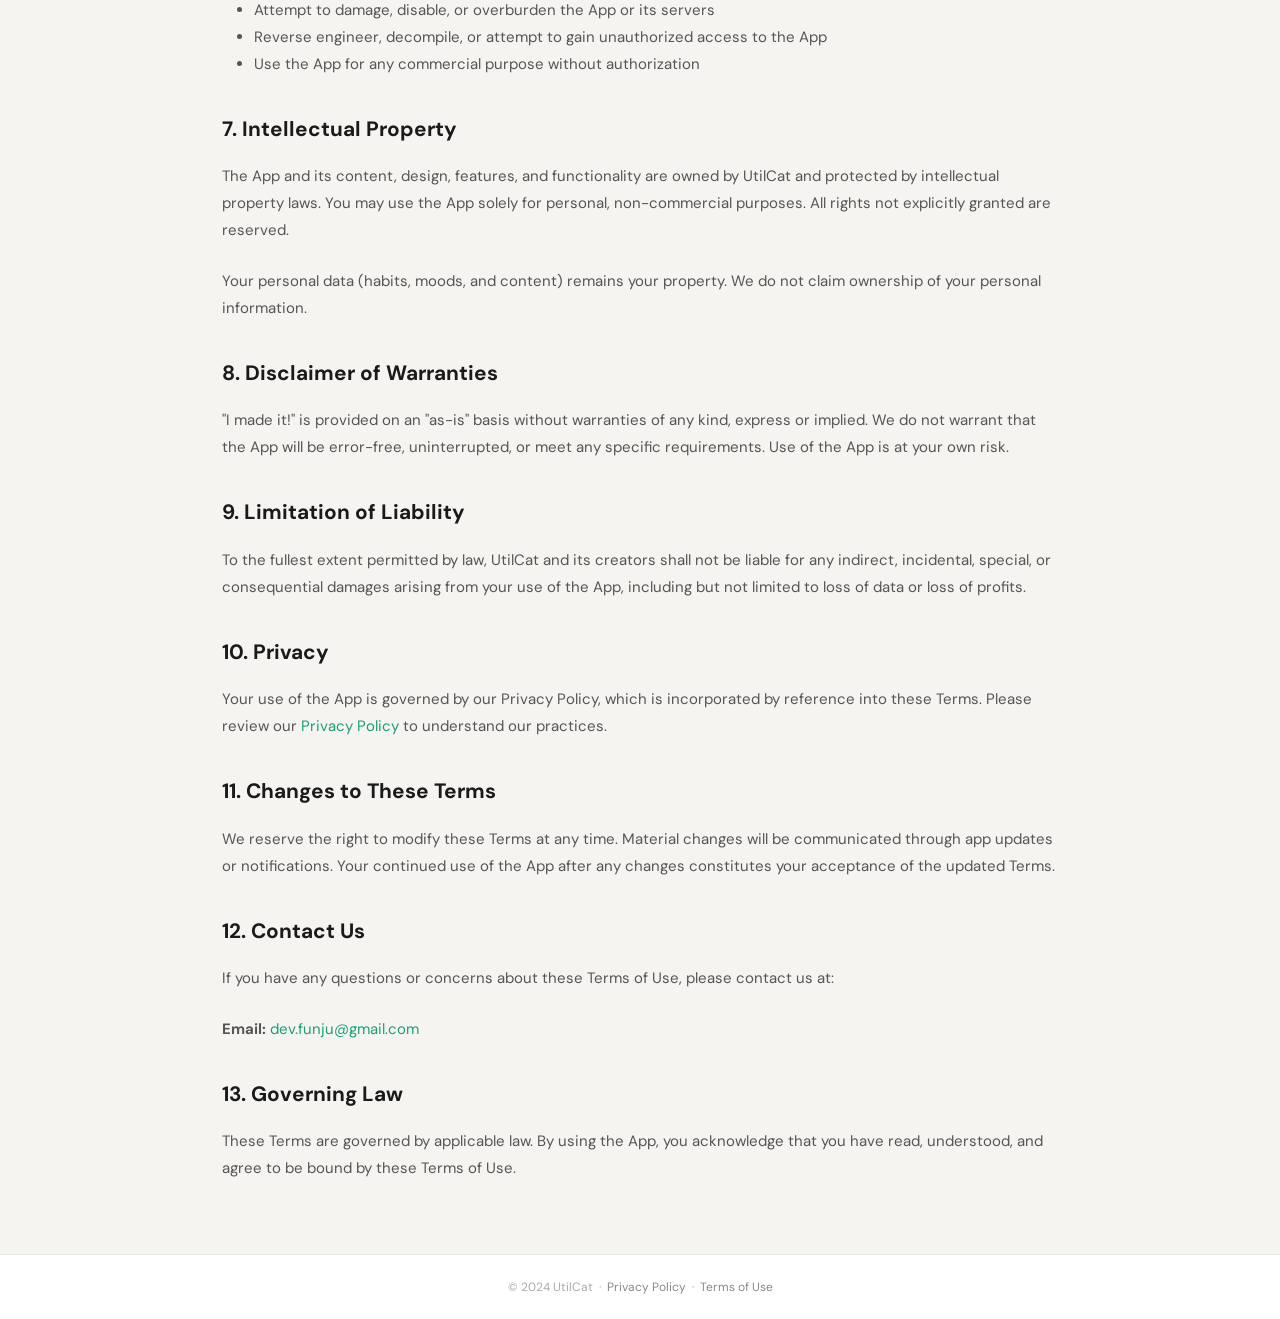
<file: terms.html>
<!DOCTYPE html>
<html lang="ko">
<head>
  <meta charset="UTF-8">
  <meta name="viewport" content="width=device-width, initial-scale=1.0">
  <title>Terms of Use — UtilCat</title>
  <link rel="preconnect" href="https://fonts.googleapis.com">
  <link href="https://fonts.googleapis.com/css2?family=Playfair+Display:wght@400;700&family=DM+Sans:wght@300;400;500&display=swap" rel="stylesheet">
  <link rel="stylesheet" href="css/style.css">
</head>
<body>

  <!-- NAV -->
  <nav>
    <a href="index.html" class="logo">
      <img src="img/logo.png" alt="utilcat" style="width:100%; max-height:75px; object-fit:contain;">
    </a>
    <ul class="nav-links">
      <li><a href="index.html">Home</a></li>
      <li><a href="privacy.html">Privacy Policy — "I made it!"</a></li>
      <li><a href="terms.html">Terms of Use — "I made it!"</a></li>
    </ul>
  </nav>

  <!-- TERMS OF USE CONTENT -->
  <section style="max-width: 900px; margin: 0 auto; padding: 3rem 2rem;">
    <h1 style="font-family: 'Playfair Display', serif; font-size: 2.5rem; margin-bottom: 2rem; color: #1a1a1a;">Terms of Use</h1>
    
    <div style="line-height: 1.8; color: #555; font-size: 15px;">
      <p style="margin-bottom: 1.5rem;">
        <strong>Last updated: April 2026</strong>
      </p>
      
      <h2 style="font-size: 1.3rem; margin-top: 2rem; margin-bottom: 1rem; color: #1a1a1a;">1. Acceptance of Terms</h2>
      <p style="margin-bottom: 1.5rem;">
        Welcome to "I made it!" Please read these Terms of Use carefully before using our mobile application (the "App") and related services. By accessing, downloading, or using the App, you agree to be bound by these Terms. If you do not agree to all terms and conditions, you may not use the App or its Services.
      </p>
      
      <h2 style="font-size: 1.3rem; margin-top: 2rem; margin-bottom: 1rem; color: #1a1a1a;">2. In-App Purchase & Pricing</h2>
      <p style="margin-bottom: 1.5rem;">
        "I made it!" offers optional in-app purchases on a subscription or one-time purchase basis. Current pricing:
      </p>
      <ul style="margin-left: 2rem; margin-bottom: 1.5rem;">
        <li><strong>Yearly Subscription:</strong> $2.99 USD per year</li>
        <li><strong>Lifetime Premium:</strong> $4.99 USD (one-time)</li>
        <li><strong>Upgrade Option:</strong> Upgrade from Yearly to Lifetime for $1.99 USD</li>
      </ul>
      <p style="margin-bottom: 1.5rem;">
        Prices may vary by region and currency. All prices are in equivalent local currency as set on the App Store.
      </p>
      
      <h2 style="font-size: 1.3rem; margin-top: 2rem; margin-bottom: 1rem; color: #1a1a1a;">3. Payment & Billing</h2>
      <p style="margin-bottom: 1.5rem;">
        <strong>Payment Processing:</strong> Payment will be charged to your Apple ID account at the time of purchase confirmation. We do not directly process payments; all transactions are handled by the App Store.
      </p>
      <p style="margin-bottom: 1.5rem;">
        <strong>Auto-Renewal:</strong> Subscriptions automatically renew unless auto-renew is disabled at least 24 hours before the current billing period ends. Your account will be charged within 24 hours prior to the renewal date.
      </p>
      <p style="margin-bottom: 1.5rem;">
        <strong>Managing Subscriptions:</strong> You can manage or cancel subscriptions through your Apple account settings on the App Store after purchase.
      </p>
      
      <h2 style="font-size: 1.3rem; margin-top: 2rem; margin-bottom: 1rem; color: #1a1a1a;">4. Refund Policy</h2>
      <p style="margin-bottom: 1.5rem;">
        All purchases are final. We do not offer refunds for any in-app purchases. Refund requests must be made directly to Apple through the App Store. Please refer to Apple's refund policy for more information.
      </p>
      
      <h2 style="font-size: 1.3rem; margin-top: 2rem; margin-bottom: 1rem; color: #1a1a1a;">5. User Accounts & Data Storage</h2>
      <p style="margin-bottom: 1.5rem;">
        <strong>iCloud Integration:</strong> "I made it!" utilizes your iCloud account for data synchronization and storage when you enable this feature. Your personal data (habits and mood logs) is stored under your iCloud account.
      </p>
      <p style="margin-bottom: 1.5rem;">
        <strong>No Server Storage:</strong> We do not store any personal data on our servers. You maintain complete control and ownership of your data through your iCloud account.
      </p>
      <p style="margin-bottom: 1.5rem;">
        <strong>Account Responsibility:</strong> You are responsible for maintaining the confidentiality of your iCloud account credentials and any Apple ID information. You are responsible for all activities that occur under your account.
      </p>
      
      <h2 style="font-size: 1.3rem; margin-top: 2rem; margin-bottom: 1rem; color: #1a1a1a;">6. Acceptable Use</h2>
      <p style="margin-bottom: 1.5rem;">
        You agree to use the App only for lawful purposes and in compliance with these Terms. You may not:
      </p>
      <ul style="margin-left: 2rem; margin-bottom: 1.5rem;">
        <li>Use the App to harm others or violate anyone's rights</li>
        <li>Attempt to damage, disable, or overburden the App or its servers</li>
        <li>Reverse engineer, decompile, or attempt to gain unauthorized access to the App</li>
        <li>Use the App for any commercial purpose without authorization</li>
      </ul>
      
      <h2 style="font-size: 1.3rem; margin-top: 2rem; margin-bottom: 1rem; color: #1a1a1a;">7. Intellectual Property</h2>
      <p style="margin-bottom: 1.5rem;">
        The App and its content, design, features, and functionality are owned by UtilCat and protected by intellectual property laws. You may use the App solely for personal, non-commercial purposes. All rights not explicitly granted are reserved.
      </p>
      <p style="margin-bottom: 1.5rem;">
        Your personal data (habits, moods, and content) remains your property. We do not claim ownership of your personal information.
      </p>
      
      <h2 style="font-size: 1.3rem; margin-top: 2rem; margin-bottom: 1rem; color: #1a1a1a;">8. Disclaimer of Warranties</h2>
      <p style="margin-bottom: 1.5rem;">
        "I made it!" is provided on an "as-is" basis without warranties of any kind, express or implied. We do not warrant that the App will be error-free, uninterrupted, or meet any specific requirements. Use of the App is at your own risk.
      </p>
      
      <h2 style="font-size: 1.3rem; margin-top: 2rem; margin-bottom: 1rem; color: #1a1a1a;">9. Limitation of Liability</h2>
      <p style="margin-bottom: 1.5rem;">
        To the fullest extent permitted by law, UtilCat and its creators shall not be liable for any indirect, incidental, special, or consequential damages arising from your use of the App, including but not limited to loss of data or loss of profits.
      </p>
      
      <h2 style="font-size: 1.3rem; margin-top: 2rem; margin-bottom: 1rem; color: #1a1a1a;">10. Privacy</h2>
      <p style="margin-bottom: 1.5rem;">
        Your use of the App is governed by our Privacy Policy, which is incorporated by reference into these Terms. Please review our <a href="privacy.html" style="color: #1D9E75; text-decoration: none;">Privacy Policy</a> to understand our practices.
      </p>
      
      <h2 style="font-size: 1.3rem; margin-top: 2rem; margin-bottom: 1rem; color: #1a1a1a;">11. Changes to These Terms</h2>
      <p style="margin-bottom: 1.5rem;">
        We reserve the right to modify these Terms at any time. Material changes will be communicated through app updates or notifications. Your continued use of the App after any changes constitutes your acceptance of the updated Terms.
      </p>
      
      <h2 style="font-size: 1.3rem; margin-top: 2rem; margin-bottom: 1rem; color: #1a1a1a;">12. Contact Us</h2>
      <p style="margin-bottom: 1.5rem;">
        If you have any questions or concerns about these Terms of Use, please contact us at:
      </p>
      <p style="margin-bottom: 1.5rem;">
        <strong>Email:</strong> <a href="mailto:dev.funju@gmail.com" style="color: #1D9E75; text-decoration: none;">dev.funju@gmail.com</a>
      </p>
      
      <h2 style="font-size: 1.3rem; margin-top: 2rem; margin-bottom: 1rem; color: #1a1a1a;">13. Governing Law</h2>
      <p style="margin-bottom: 1.5rem;">
        These Terms are governed by applicable law. By using the App, you acknowledge that you have read, understood, and agree to be bound by these Terms of Use.
      </p>
    </div>
  </section>

  <!-- FOOTER -->
  <footer>
    © 2024 UtilCat &nbsp;·&nbsp;
    <a href="privacy.html">Privacy Policy</a> &nbsp;·&nbsp;
    <a href="terms.html">Terms of Use</a>
  </footer>

</body>
</html>
</file>
<file: css/style.css>
*, *::before, *::after { box-sizing: border-box; margin: 0; padding: 0; }

body {
  font-family: 'DM Sans', sans-serif;
  background: #f5f4f0;
  color: #1a1a1a;
  min-height: 100vh;
}

/* ── NAV ── */
nav {
  display: flex;
  align-items: center;
  justify-content: space-between;
  padding: 1rem 2.5rem;
  background: #fff;
  border-bottom: 0.5px solid rgba(0,0,0,0.1);
}

.logo {
  display: flex;
  align-items: center;
  gap: 10px;
  text-decoration: none;
}

.logo-img {
  width: 36px;
  height: 36px;
  border-radius: 8px;
  background: #d6d3c8;
  display: flex;
  align-items: center;
  justify-content: center;
  font-size: 10px;
  color: #888;
  overflow: hidden;
}

/* PLACEHOLDER — replace <div class="logo-img"> with <img src="logo.png" ...> */
.logo-img img {
  width: 100%;
  height: 100%;
  object-fit: cover;
}

.logo-name {
  font-family: 'Playfair Display', serif;
  font-size: 18px;
  font-weight: 700;
  color: #1a1a1a;
}

.nav-links {
  display: flex;
  gap: 2rem;
  list-style: none;
}

.nav-links a {
  font-size: 13px;
  color: #666;
  text-decoration: none;
  transition: color 0.2s;
}

.nav-links a:hover { color: #1a1a1a; }

/* ── HERO ── */
.hero {
  max-width: 900px;
  margin: 0 auto;
  padding: 5rem 2rem 3rem;
  display: grid;
  grid-template-columns: 1fr 1fr;
  gap: 4rem;
  align-items: center;
}

.hero-text .badge {
  display: inline-flex;
  align-items: center;
  gap: 6px;
  background: #fff;
  border: 0.5px solid rgba(0,0,0,0.15);
  border-radius: 20px;
  padding: 5px 14px;
  font-size: 12px;
  color: #555;
  margin-bottom: 1.25rem;
}

.badge-dot {
  width: 7px;
  height: 7px;
  border-radius: 50%;
  background: #1D9E75;
}

.hero-text h1 {
  font-family: 'Playfair Display', serif;
  font-size: 2.8rem;
  line-height: 1.2;
  color: #1a1a1a;
  margin-bottom: 1rem;
}

.hero-text h1 span { color: #1D9E75; }

.hero-text p {
  font-size: 15px;
  line-height: 1.75;
  color: #555;
  margin-bottom: 2rem;
}

.cta-btn {
  display: inline-flex;
  align-items: center;
  gap: 8px;
  background: #1D9E75;
  color: #fff;
  font-family: 'DM Sans', sans-serif;
  font-size: 14px;
  font-weight: 500;
  padding: 13px 26px;
  border-radius: 10px;
  text-decoration: none;
  border: none;
  cursor: pointer;
  transition: background 0.2s;
}

.cta-btn:hover { background: #0F6E56; }

/* ── APP SCREENSHOT PLACEHOLDER ── */
.screenshot-placeholder {
  aspect-ratio: 9 / 16;
  max-height: 480px;
  background: #d6d3c8;
  border-radius: 24px;
  border: 0.5px solid rgba(0,0,0,0.1);
  display: flex;
  flex-direction: column;
  align-items: center;
  justify-content: center;
  gap: 10px;
  color: #999;
  font-size: 13px;
}

/* PLACEHOLDER — replace .screenshot-placeholder with:
   <img src="app-screenshot.png" alt="I made it! app" style="border-radius:24px; width:100%; max-height:480px; object-fit:cover;"> */
.screenshot-placeholder svg {
  opacity: 0.4;
}

/* ── FEATURES ── */
.features {
  max-width: 900px;
  margin: 0 auto;
  padding: 1rem 2rem 4rem;
  display: grid;
  grid-template-columns: repeat(2, 1fr);
  gap: 1rem;
}

.feature-card {
  background: #fff;
  border: 0.5px solid rgba(0,0,0,0.1);
  border-radius: 14px;
  padding: 1.4rem;
}

.feat-icon {
  font-size: 24px;
  margin-bottom: 10px;
}

.feat-title {
  font-size: 14px;
  font-weight: 500;
  color: #1a1a1a;
  margin-bottom: 6px;
}

.feat-desc {
  font-size: 12px;
  color: #666;
  line-height: 1.65;
}

/* ── FOOTER ── */
footer {
  text-align: center;
  padding: 1.5rem;
  border-top: 0.5px solid rgba(0,0,0,0.1);
  font-size: 12px;
  color: #aaa;
  background: #fff;
}

footer a {
  color: #888;
  text-decoration: none;
}

footer a:hover { color: #1a1a1a; }
</file>
